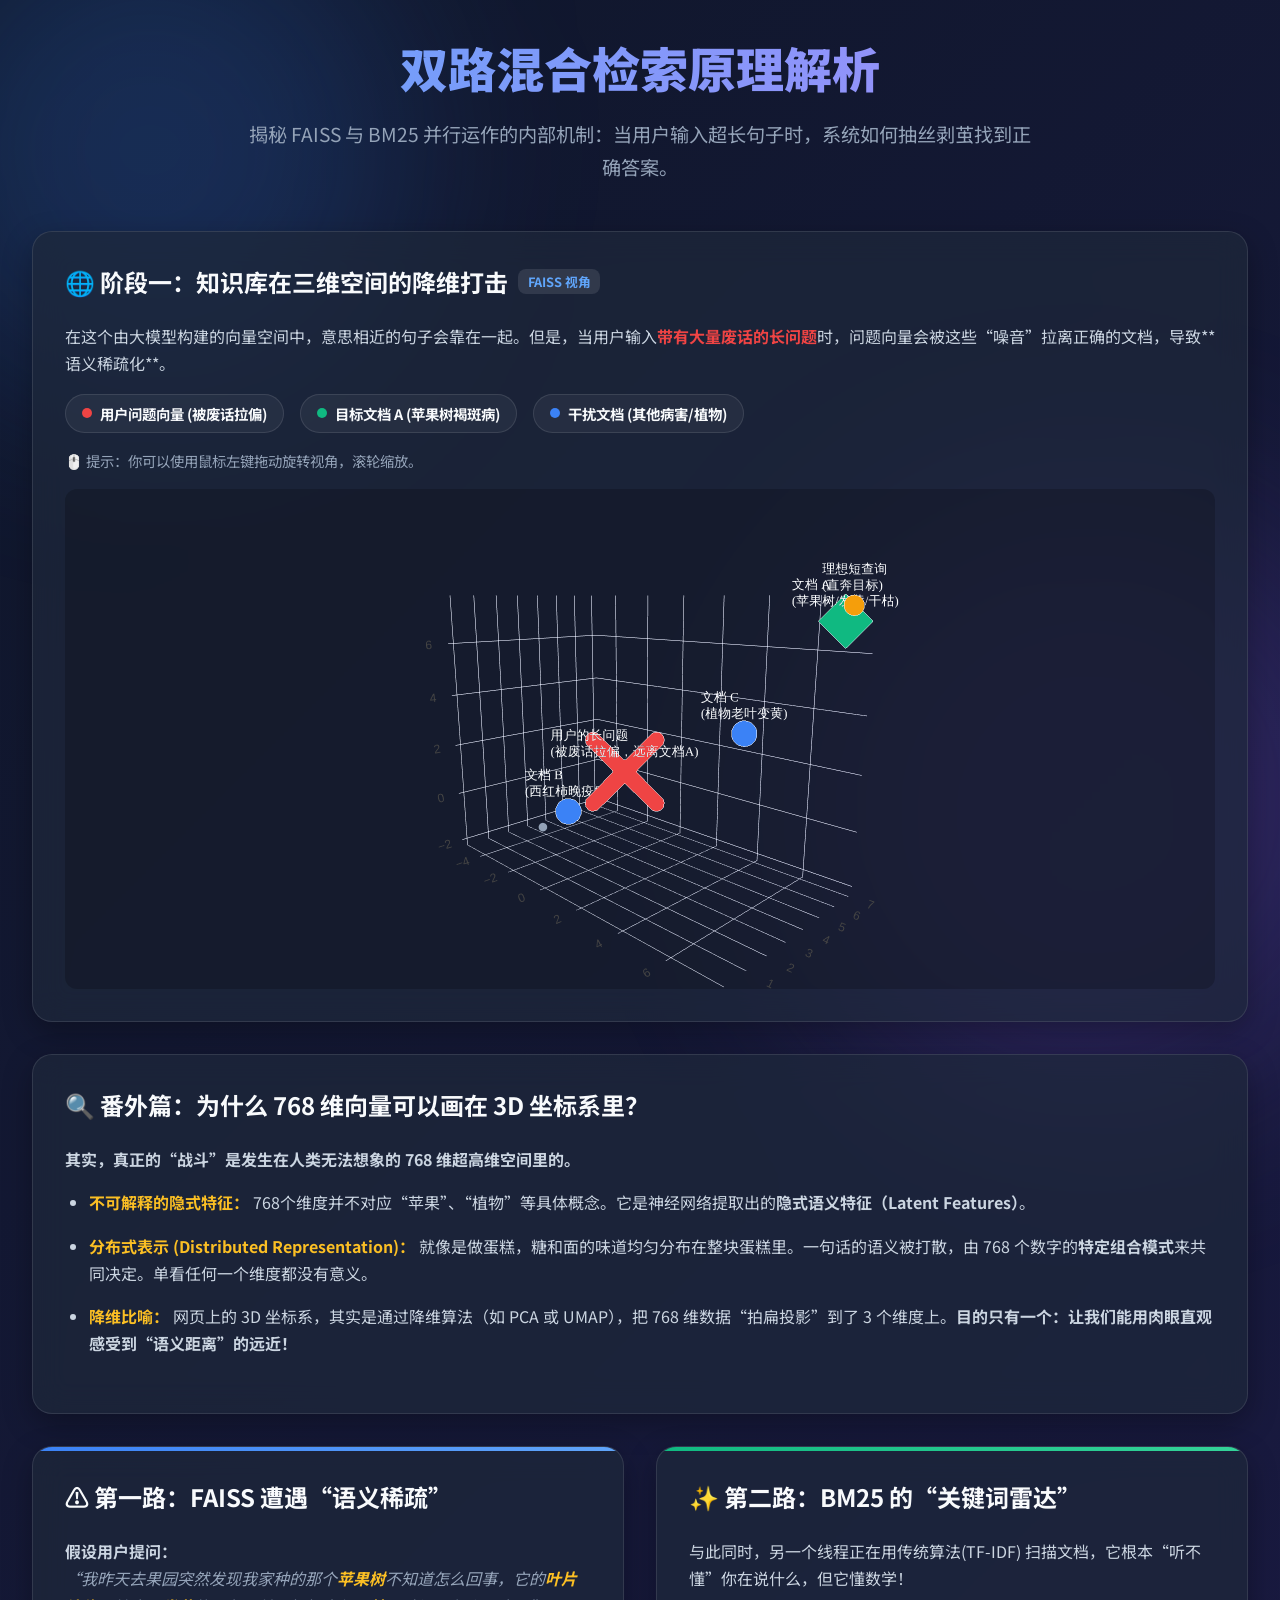
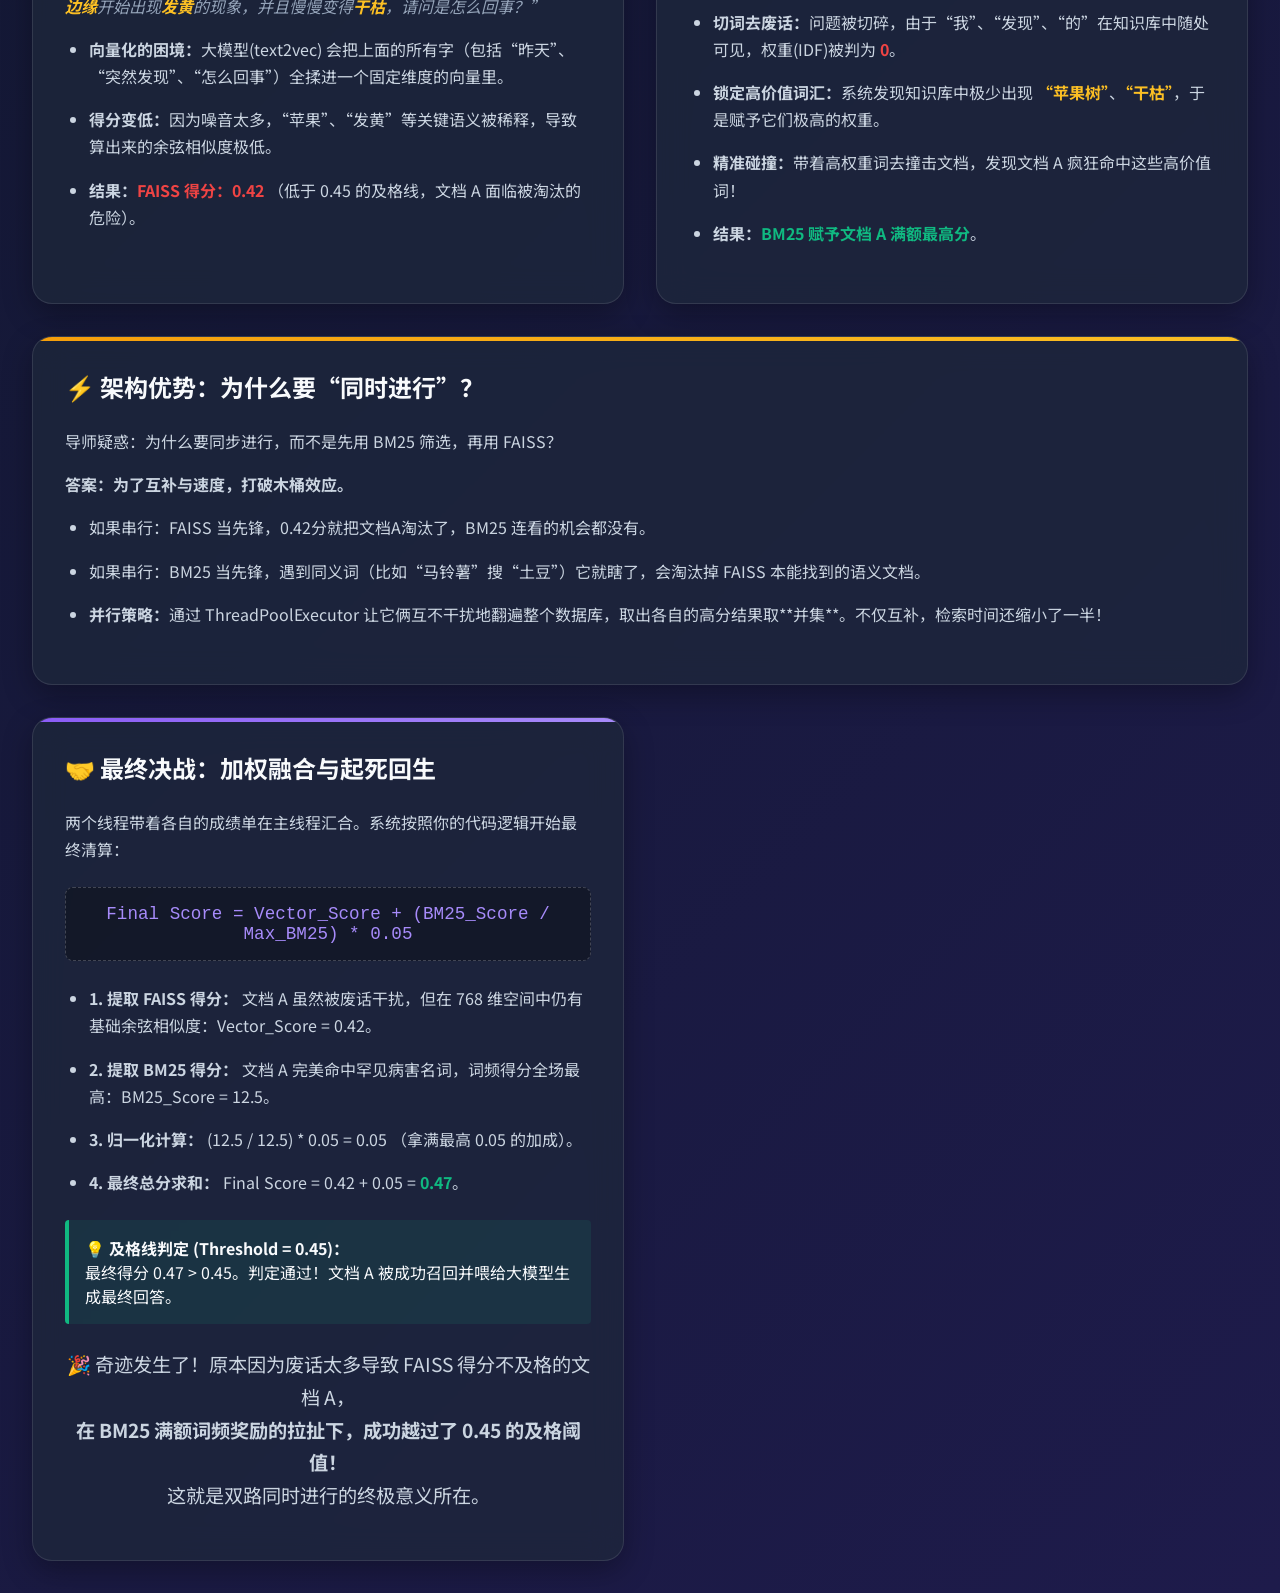
<file: rag_explanation.html>
<!DOCTYPE html>
<html lang="zh-CN">
<head>
    <meta charset="UTF-8">
    <meta name="viewport" content="width=device-width, initial-scale=1.0">
    <title>双路混合检索原理解析 (FAISS + BM25)</title>
    <link href="https://fonts.googleapis.com/css2?family=Noto+Sans+SC:wght@300;400;700;900&display=swap" rel="stylesheet">
    <!-- 引入 Plotly.js 用于 3D 绘图 -->
    <script src="https://cdn.plot.ly/plotly-2.32.0.min.js"></script>
    <style>
        :root {
            --bg-color: #0f172a;
            --card-bg: rgba(30, 41, 59, 0.7);
            --text-main: #f8fafc;
            --text-muted: #94a3b8;
            --accent-1: #3b82f6; /* Blue */
            --accent-2: #10b981; /* Green */
            --accent-3: #f59e0b; /* Yellow */
            --accent-4: #ef4444; /* Red */
        }

        * {
            margin: 0;
            padding: 0;
            box-sizing: border-box;
            font-family: 'Noto Sans SC', sans-serif;
        }

        body {
            background: linear-gradient(135deg, #0f172a 0%, #1e1b4b 100%);
            color: var(--text-main);
            min-height: 100vh;
            padding: 2rem;
            overflow-x: hidden;
        }

        /* 动态背景装饰 */
        .bg-orb {
            position: fixed;
            border-radius: 50%;
            filter: blur(100px);
            z-index: -1;
            animation: float 20s infinite ease-in-out alternate;
        }
        .orb-1 { width: 500px; height: 500px; background: rgba(59, 130, 246, 0.2); top: -100px; left: -100px; }
        .orb-2 { width: 600px; height: 600px; background: rgba(139, 92, 246, 0.2); bottom: -200px; right: -100px; animation-delay: -10s;}

        @keyframes float {
            0% { transform: translate(0, 0) scale(1); }
            100% { transform: translate(50px, 50px) scale(1.1); }
        }

        header {
            text-align: center;
            margin-bottom: 3rem;
            animation: fadeInDown 1s ease-out;
        }

        h1 {
            font-size: 3rem;
            font-weight: 900;
            background: linear-gradient(to right, #60a5fa, #a78bfa);
            -webkit-background-clip: text;
            -webkit-text-fill-color: transparent;
            margin-bottom: 1rem;
        }

        header p {
            color: var(--text-muted);
            font-size: 1.2rem;
            max-width: 800px;
            margin: 0 auto;
        }

        .grid-container {
            display: grid;
            grid-template-columns: repeat(auto-fit, minmax(450px, 1fr));
            gap: 2rem;
            max-width: 1400px;
            margin: 0 auto;
        }

        .card {
            background: var(--card-bg);
            backdrop-filter: blur(16px);
            -webkit-backdrop-filter: blur(16px);
            border: 1px solid rgba(255, 255, 255, 0.1);
            border-radius: 20px;
            padding: 2rem;
            box-shadow: 0 10px 30px rgba(0, 0, 0, 0.3);
            transition: transform 0.3s cubic-bezier(0.175, 0.885, 0.32, 1.275), box-shadow 0.3s ease;
            position: relative;
            overflow: hidden;
            animation: fadeInUp 0.8s ease-out forwards;
            opacity: 0;
            transform: translateY(30px);
        }

        .card:hover {
            transform: translateY(-5px);
            box-shadow: 0 15px 35px rgba(0, 0, 0, 0.5);
            border-color: rgba(255, 255, 255, 0.2);
        }

        .card::before {
            content: '';
            position: absolute;
            top: 0; left: 0; width: 100%; height: 4px;
        }
        
        /* 卡片延迟动画 */
        .card:nth-child(1) { animation-delay: 0.1s; grid-column: 1 / -1; } /* 3D图占据全宽 */
        .card:nth-child(2) { animation-delay: 0.2s; }
        .card:nth-child(3) { animation-delay: 0.3s; }
        .card:nth-child(4) { animation-delay: 0.4s; }
        .card:nth-child(5) { animation-delay: 0.5s; grid-column: 1 / -1; }

        /* 卡片颜色主题 */
        .card.faiss::before { background: linear-gradient(90deg, #3b82f6, #60a5fa); }
        .card.bm25::before { background: linear-gradient(90deg, #10b981, #34d399); }
        .card.parallel::before { background: linear-gradient(90deg, #f59e0b, #fbbf24); }
        .card.fusion::before { background: linear-gradient(90deg, #8b5cf6, #a78bfa); }

        .card-title {
            font-size: 1.5rem;
            font-weight: 700;
            margin-bottom: 1.5rem;
            display: flex;
            align-items: center;
            gap: 10px;
        }

        .tag {
            padding: 0.2rem 0.6rem;
            border-radius: 8px;
            font-size: 0.8rem;
            font-weight: 700;
            text-transform: uppercase;
            background: rgba(255,255,255,0.1);
        }

        p, li {
            line-height: 1.7;
            color: #cbd5e1;
            margin-bottom: 1rem;
        }

        ul {
            padding-left: 1.5rem;
            margin-bottom: 1.5rem;
        }

        .highlight {
            color: #fbbf24;
            font-weight: 700;
        }

        .highlight-red { color: #ef4444; font-weight: 700; }
        .highlight-green { color: #10b981; font-weight: 700; }

        /* 3D 图表容器 */
        #plot3d {
            width: 100%;
            height: 500px;
            border-radius: 12px;
            background: rgba(0,0,0,0.2);
            margin-top: 1rem;
        }

        .badge-container {
            display: flex;
            gap: 1rem;
            margin-bottom: 1rem;
        }

        .badge {
            padding: 0.5rem 1rem;
            border-radius: 50px;
            font-size: 0.9rem;
            font-weight: 700;
            display: flex;
            align-items: center;
            gap: 8px;
            background: rgba(255,255,255,0.05);
            border: 1px solid rgba(255,255,255,0.1);
        }
        .badge.b-red span { display: inline-block; width: 10px; height: 10px; border-radius: 50%; background: #ef4444; }
        .badge.b-green span { display: inline-block; width: 10px; height: 10px; border-radius: 50%; background: #10b981; }
        .badge.b-blue span { display: inline-block; width: 10px; height: 10px; border-radius: 50%; background: #3b82f6; }

        /* 公式展示 */
        .formula {
            background: rgba(0,0,0,0.3);
            padding: 1rem;
            border-radius: 8px;
            font-family: monospace;
            font-size: 1.1rem;
            text-align: center;
            border: 1px dashed rgba(255,255,255,0.2);
            color: #a78bfa;
            margin: 1.5rem 0;
        }

        @keyframes fadeInUp {
            to { opacity: 1; transform: translateY(0); }
        }
        @keyframes fadeInDown {
            from { opacity: 0; transform: translateY(-30px); }
            to { opacity: 1; transform: translateY(0); }
        }

        @media (max-width: 768px) {
            .grid-container { grid-template-columns: 1fr; }
            h1 { font-size: 2rem; }
        }
    </style>
</head>
<body>

    <div class="bg-orb orb-1"></div>
    <div class="bg-orb orb-2"></div>

    <header>
        <h1>双路混合检索原理解析</h1>
        <p>揭秘 FAISS 与 BM25 并行运作的内部机制：当用户输入超长句子时，系统如何抽丝剥茧找到正确答案。</p>
    </header>

    <div class="grid-container">
        
        <!-- 格子 1：3D 向量空间展示 -->
        <div class="card">
            <h2 class="card-title">🌐 阶段一：知识库在三维空间的降维打击 <span class="tag" style="color: #60a5fa;">FAISS 视角</span></h2>
            <p>在这个由大模型构建的向量空间中，意思相近的句子会靠在一起。但是，当用户输入<span class="highlight-red">带有大量废话的长问题</span>时，问题向量会被这些“噪音”拉离正确的文档，导致**语义稀疏化**。</p>
            
            <div class="badge-container">
                <div class="badge b-red"><span></span>用户问题向量 (被废话拉偏)</div>
                <div class="badge b-green"><span></span>目标文档 A (苹果树褐斑病)</div>
                <div class="badge b-blue"><span></span>干扰文档 (其他病害/植物)</div>
            </div>

            <p style="font-size: 0.9rem; color: #94a3b8;">🖱️ 提示：你可以使用鼠标左键拖动旋转视角，滚轮缩放。</p>
            <div id="plot3d"></div>
        </div>

        <!-- 格子 1.5：768 维降维解析 -->
        <div class="card" style="grid-column: 1 / -1; animation-delay: 0.15s;">
            <h2 class="card-title">🔍 番外篇：为什么 768 维向量可以画在 3D 坐标系里？</h2>
            <p><strong>其实，真正的“战斗”是发生在人类无法想象的 768 维超高维空间里的。</strong></p>
            <ul>
                <li><span class="highlight">不可解释的隐式特征：</span> 768个维度并不对应“苹果”、“植物”等具体概念。它是神经网络提取出的<strong>隐式语义特征（Latent Features）</strong>。</li>
                <li><span class="highlight">分布式表示 (Distributed Representation)：</span> 就像是做蛋糕，糖和面的味道均匀分布在整块蛋糕里。一句话的语义被打散，由 768 个数字的<strong>特定组合模式</strong>来共同决定。单看任何一个维度都没有意义。</li>
                <li><span class="highlight">降维比喻：</span> 网页上的 3D 坐标系，其实是通过降维算法（如 PCA 或 UMAP），把 768 维数据“拍扁投影”到了 3 个维度上。<strong>目的只有一个：让我们能用肉眼直观感受到“语义距离”的远近！</strong></li>
            </ul>
        </div>

        <!-- 格子 2：FAISS 的困境 -->
        <div class="card faiss">
            <h2 class="card-title">⚠️ 第一路：FAISS 遭遇“语义稀疏”</h2>
            <p><strong>假设用户提问：</strong><br> <em style="color: #94a3b8;">“我昨天去果园突然发现我家种的那个<span class="highlight">苹果树</span>不知道怎么回事，它的<span class="highlight">叶片边缘</span>开始出现<span class="highlight">发黄</span>的现象，并且慢慢变得<span class="highlight">干枯</span>，请问是怎么回事？”</em></p>
            <ul>
                <li><strong>向量化的困境：</strong>大模型(text2vec) 会把上面的所有字（包括“昨天”、“突然发现”、“怎么回事”）全揉进一个固定维度的向量里。</li>
                <li><strong>得分变低：</strong>因为噪音太多，“苹果”、“发黄”等关键语义被稀释，导致算出来的余弦相似度极低。</li>
                <li><strong>结果：</strong><span class="highlight-red">FAISS 得分：0.42</span> （低于 0.45 的及格线，文档 A 面临被淘汰的危险）。</li>
            </ul>
        </div>

        <!-- 格子 3：BM25 的破局 -->
        <div class="card bm25">
            <h2 class="card-title">✨ 第二路：BM25 的“关键词雷达”</h2>
            <p>与此同时，另一个线程正在用传统算法(TF-IDF) 扫描文档，它根本“听不懂”你在说什么，但它懂数学！</p>
            <ul>
                <li><strong>切词去废话：</strong>问题被切碎，由于“我”、“发现”、“的”在知识库中随处可见，权重(IDF)被判为 <span class="highlight-red">0</span>。</li>
                <li><strong>锁定高价值词汇：</strong>系统发现知识库中极少出现 <span class="highlight">“苹果树”</span>、<span class="highlight">“干枯”</span>，于是赋予它们极高的权重。</li>
                <li><strong>精准碰撞：</strong>带着高权重词去撞击文档，发现文档 A 疯狂命中这些高价值词！</li>
                <li><strong>结果：</strong><span class="highlight-green">BM25 赋予文档 A 满额最高分</span>。</li>
            </ul>
        </div>

        <!-- 格子 4：多线程并行 -->
        <div class="card parallel">
            <h2 class="card-title">⚡ 架构优势：为什么要“同时进行”？</h2>
            <p>导师疑惑：为什么要同步进行，而不是先用 BM25 筛选，再用 FAISS？</p>
            <p><strong>答案：为了互补与速度，打破木桶效应。</strong></p>
            <ul>
                <li>如果串行：FAISS 当先锋，0.42分就把文档A淘汰了，BM25 连看的机会都没有。</li>
                <li>如果串行：BM25 当先锋，遇到同义词（比如“马铃薯”搜“土豆”）它就瞎了，会淘汰掉 FAISS 本能找到的语义文档。</li>
                <li><strong>并行策略：</strong>通过 <code>ThreadPoolExecutor</code> 让它俩互不干扰地翻遍整个数据库，取出各自的高分结果取**并集**。不仅互补，检索时间还缩小了一半！</li>
            </ul>
        </div>

        <!-- 格子 5：加权融合 -->
        <div class="card fusion">
            <h2 class="card-title">🤝 最终决战：加权融合与起死回生</h2>
            <p>两个线程带着各自的成绩单在主线程汇合。系统按照你的代码逻辑开始最终清算：</p>
            
            <div class="formula">
                Final Score = Vector_Score + (BM25_Score / Max_BM25) * 0.05
            </div>

            <ul>
                <li><strong>1. 提取 FAISS 得分：</strong> 文档 A 虽然被废话干扰，但在 768 维空间中仍有基础余弦相似度：<code>Vector_Score = 0.42</code>。</li>
                <li><strong>2. 提取 BM25 得分：</strong> 文档 A 完美命中罕见病害名词，词频得分全场最高：<code>BM25_Score = 12.5</code>。</li>
                <li><strong>3. 归一化计算：</strong> <code>(12.5 / 12.5) * 0.05 = 0.05</code> （拿满最高 0.05 的加成）。</li>
                <li><strong>4. 最终总分求和：</strong> <code>Final Score = 0.42 + 0.05 = <span class="highlight-green">0.47</span></code>。</li>
            </ul>
            <div style="background: rgba(16, 185, 129, 0.1); border-left: 4px solid #10b981; padding: 1rem; border-radius: 4px; margin-top: 1rem;">
                <strong>💡 及格线判定 (Threshold = 0.45)：</strong> <br>
                最终得分 <code>0.47 &gt; 0.45</code>。判定通过！文档 A 被成功召回并喂给大模型生成最终回答。
            </div>
            <p style="font-size: 1.2rem; margin-top: 1.5rem; text-align: center;">
                🎉 奇迹发生了！原本因为废话太多导致 FAISS 得分不及格的文档 A，<br>
                <strong>在 BM25 满额词频奖励的拉扯下，成功越过了 0.45 的及格阈值！</strong><br>
                这就是双路同时进行的终极意义所在。
            </p>
        </div>

    </div>

    <script>
        // 渲染 3D 向量空间散点图
        document.addEventListener('DOMContentLoaded', () => {
            
            // 目标文档 A (语义强匹配区域)
            const docA = { x: [7], y: [7], z: [7], text: ['文档 A<br>(苹果树/发黄/干枯)'], color: '#10b981', symbol: 'diamond' };
            
            // 干扰文档 B (无关病害)
            const docB = { x: [-5], y: [5], z: [-2], text: ['文档 B<br>(西红柿晚疫病)'], color: '#3b82f6', symbol: 'circle' };
            
            // 干扰文档 C (部分语义相近，植物变黄)
            const docC = { x: [4], y: [6], z: [3], text: ['文档 C<br>(植物老叶变黄)'], color: '#3b82f6', symbol: 'circle' };

            // 完美的简短查询 (如果用户只问：苹果树叶子发黄干枯)
            const perfectQuery = { x: [7.5], y: [6.5], z: [7.5], text: ['理想短查询<br>(直奔目标)'], color: '#f59e0b', symbol: 'star' };

            // 实际被稀释的长查询 (被废话噪音拉离了目标文档 A)
            const realQuery = { x: [2], y: [2], z: [2], text: ['用户的长问题<br>(被废话拉偏，远离文档A)'], color: '#ef4444', symbol: 'x' };

            const createTrace = (point, size = 15) => ({
                x: point.x,
                y: point.y,
                z: point.z,
                mode: 'markers+text',
                marker: { 
                    size: size, 
                    color: point.color,
                    symbol: point.symbol,
                    line: { color: 'rgba(255,255,255,0.5)', width: 2 }
                },
                text: point.text,
                textposition: 'top center',
                textfont: {
                    family: 'Noto Sans SC',
                    size: 13,
                    color: '#f8fafc'
                },
                type: 'scatter3d',
                name: point.text[0].split('<')[0]
            });

            // 原点(知识库中心) 辅助线参考
            const origin = {
                x: [0], y: [0], z: [0],
                mode: 'markers', marker: { size: 5, color: '#94a3b8' }, type: 'scatter3d', hoverinfo: 'none', showlegend: false
            };

            const data = [
                createTrace(docA, 18),
                createTrace(docB),
                createTrace(docC),
                createTrace(perfectQuery, 12),
                createTrace(realQuery, 18),
                origin
            ];

            const layout = {
                paper_bgcolor: 'rgba(0,0,0,0)',
                plot_bgcolor: 'rgba(0,0,0,0)',
                margin: {l: 0, r: 0, b: 0, t: 0},
                scene: {
                    xaxis: { title: '', showgrid: true, zeroline: true, gridcolor: 'rgba(255,255,255,0.1)', zerolinecolor: 'rgba(255,255,255,0.3)', backgroundcolor: 'rgba(0,0,0,0)'},
                    yaxis: { title: '', showgrid: true, zeroline: true, gridcolor: 'rgba(255,255,255,0.1)', zerolinecolor: 'rgba(255,255,255,0.3)', backgroundcolor: 'rgba(0,0,0,0)'},
                    zaxis: { title: '', showgrid: true, zeroline: true, gridcolor: 'rgba(255,255,255,0.1)', zerolinecolor: 'rgba(255,255,255,0.3)', backgroundcolor: 'rgba(0,0,0,0)'},
                    camera: {
                        eye: {x: 1.5, y: -1.5, z: 0.5}
                    }
                },
                showlegend: false,
                hovermode: 'closest'
            };

            const config = {
                displayModeBar: false,
                responsive: true
            };

            Plotly.newPlot('plot3d', data, layout, config);
        });
    </script>
</body>
</html>
</file>
